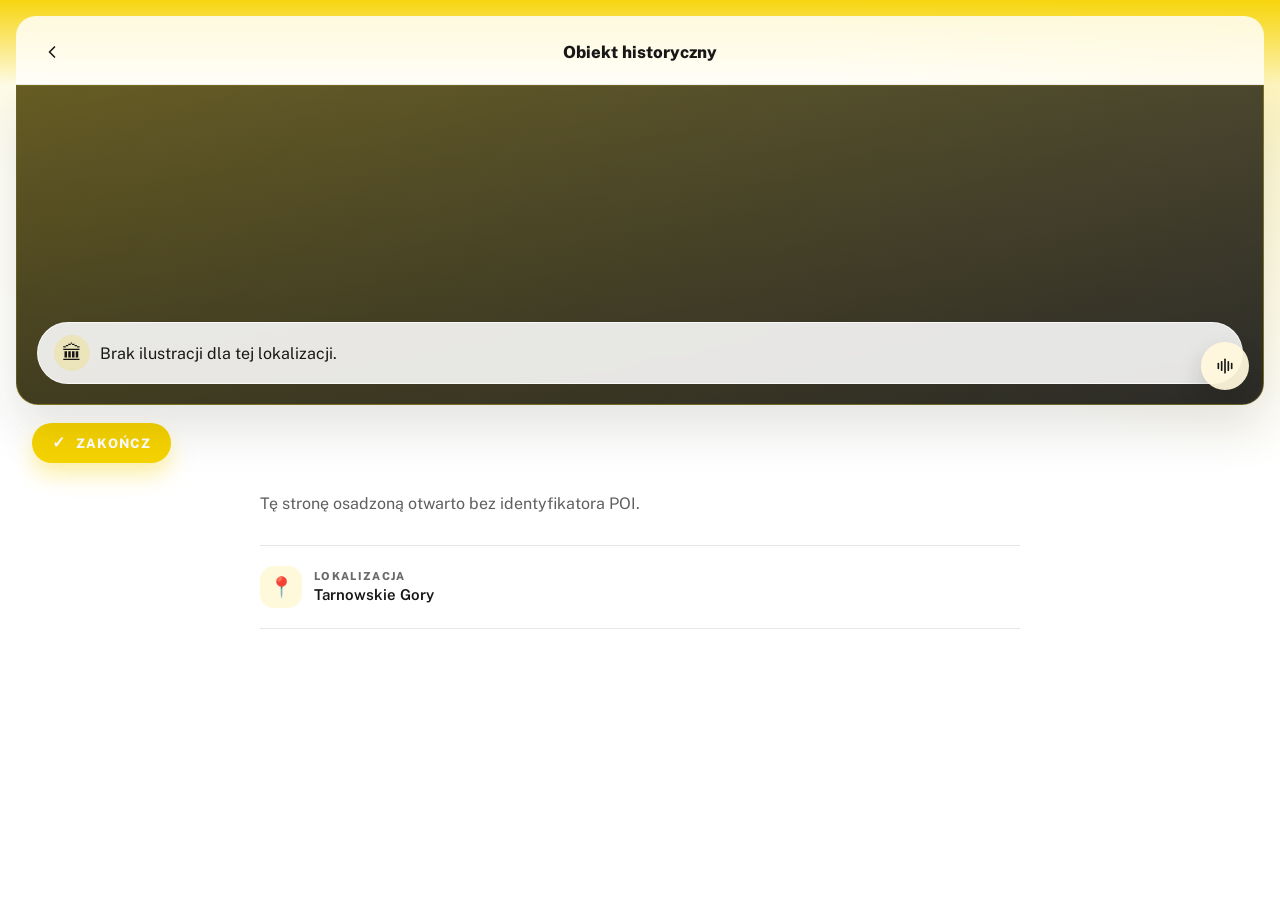
<file: embeds/historical-building.html>
<!doctype html>
<html lang="pl">
  <head>
    <meta charset="UTF-8" />
    <meta name="viewport" content="width=device-width, initial-scale=1.0" />
    <title>Obiekt historyczny</title>
    <link rel="icon" type="image/x-icon" href="../favicon.ico" />
    <link rel="icon" type="image/png" sizes="32x32" href="../favicon-32x32.png" />
    <link rel="icon" type="image/png" sizes="16x16" href="../favicon-16x16.png" />
    <link rel="apple-touch-icon" href="../apple-touch-icon.png" />
    <link rel="manifest" href="../site.webmanifest" />
    <link rel="preconnect" href="https://fonts.googleapis.com" />
    <link rel="preconnect" href="https://fonts.gstatic.com" crossorigin />
    <link
      href="https://fonts.googleapis.com/css2?family=Public+Sans:wght@300;400;500;600;700;800&display=swap"
      rel="stylesheet"
    />
    <style>
      :root {
        color-scheme: light;
        --poi-accent: #f6d300;
        --poi-accent-strong: #f6d300;
        --poi-ink: #171717;
        --poi-subtle: #5f5f5f;
        --poi-surface: #ffffff;
        --poi-surface-muted: #faf8ef;
        --poi-border: rgba(23, 23, 23, 0.1);
        --poi-shadow: 0 24px 48px rgba(35, 31, 15, 0.12);
      }

      * {
        box-sizing: border-box;
      }

      html,
      body {
        margin: 0;
        min-height: 100%;
      }

      body {
        font-family: "Public Sans", sans-serif;
        color: var(--poi-ink);
        background:
          radial-gradient(circle at top right, rgba(246, 211, 0, 0.22), transparent 30%),
          linear-gradient(180deg, rgba(246, 211, 0, 0.16) 0%, #fffef7 18%, #ffffff 45%);
      }

      .page {
        min-height: 100vh;
        padding: 0 16px 24px;
      }

      .page-header {
        position: relative;
        z-index: 2;
        margin: 0 -16px;
        padding: 16px 16px 0;
        background: linear-gradient(180deg, rgba(246, 211, 0, 0.92), rgba(246, 211, 0, 0));
      }

      .page-header-bar {
        display: grid;
        grid-template-columns: 44px minmax(0, 1fr) 44px;
        align-items: center;
        gap: 10px;
        padding: 14px 14px 10px;
        border-bottom: 1px solid rgba(23, 23, 23, 0.08);
        border-top-left-radius: 20px;
        border-top-right-radius: 20px;
        background: rgba(255, 255, 255, 0.82);
        backdrop-filter: blur(14px);
      }

      .page-header-title {
        margin: 0;
        font-size: 1.05rem;
        font-weight: 800;
        text-align: center;
        white-space: nowrap;
        overflow: hidden;
        text-overflow: ellipsis;
      }

      .icon-btn {
        display: inline-flex;
        align-items: center;
        justify-content: center;
        width: 44px;
        height: 44px;
        border: 0;
        border-radius: 999px;
        background: transparent;
        color: var(--poi-ink);
        cursor: pointer;
      }

      .icon-btn:hover {
        background: rgba(0, 0, 0, 0.05);
      }

      .icon-btn svg,
      .hero-audio-btn svg {
        width: 20px;
        height: 20px;
      }

      .hero {
        position: relative;
        margin: 0 -16px;
        padding: 0 16px 0;
      }

      .hero-image {
        position: relative;
        min-height: 320px;
        border: 1px solid rgba(246, 211, 0, 0.24);
        border-bottom-left-radius: 22px;
        border-bottom-right-radius: 22px;
        overflow: hidden;
        background:
          linear-gradient(135deg, rgba(246, 211, 0, 0.22), rgba(255, 255, 255, 0.1)),
          linear-gradient(160deg, #323232, #181818);
        box-shadow: var(--poi-shadow);
      }

      .hero-image.has-image {
        background-position: center;
        background-repeat: no-repeat;
        background-size: cover;
      }

      .hero-image::after {
        content: "";
        position: absolute;
        inset: 0;
        background:
          linear-gradient(180deg, rgba(246, 211, 0, 0.08), rgba(246, 211, 0, 0.02)),
          linear-gradient(180deg, rgba(23, 23, 23, 0.06), rgba(23, 23, 23, 0.32));
      }

      .hero-audio-btn {
        position: absolute;
        right: 14px;
        bottom: 14px;
        z-index: 2;
        display: inline-flex;
        align-items: center;
        justify-content: center;
        width: 48px;
        height: 48px;
        border: 0;
        border-radius: 50%;
        background: rgba(255, 248, 220, 0.94);
        color: var(--poi-ink);
        cursor: pointer;
        box-shadow: 0 12px 24px rgba(23, 23, 23, 0.18);
        transition:
          transform 140ms ease,
          background-color 140ms ease;
      }

      .hero-audio-btn:hover {
        transform: translateY(-1px);
      }

      .hero-audio-btn.is-playing {
        background: var(--poi-accent);
      }

      .hero-image-fallback {
        position: absolute;
        inset: auto 20px 20px 20px;
        z-index: 1;
        display: inline-flex;
        align-items: center;
        gap: 10px;
        max-width: calc(100% - 40px);
        padding: 12px 16px;
        border-radius: 999px;
        background: rgba(255, 255, 255, 0.88);
        border: 1px solid rgba(255, 255, 255, 0.7);
        color: var(--poi-ink);
        backdrop-filter: blur(12px);
      }

      .hero-image-fallback[hidden] {
        display: none;
      }

      .hero-image-fallback-icon {
        display: inline-flex;
        align-items: center;
        justify-content: center;
        width: 36px;
        height: 36px;
        border-radius: 50%;
        background: rgba(246, 211, 0, 0.18);
        font-size: 20px;
      }

      .content {
        max-width: 760px;
        margin: 0 auto;
        padding-top: 28px;
      }

      .lede {
        margin: 0;
        color: var(--poi-subtle);
        font-size: 1rem;
        line-height: 1.65;
      }

      .audio-notice {
        margin: 12px 0 0;
        color: #7b5f00;
        font-size: 0.94rem;
        font-weight: 600;
      }

      .audio-notice[hidden] {
        display: none;
      }

      .details-grid {
        display: grid;
        grid-template-columns: repeat(2, minmax(0, 1fr));
        gap: 16px;
        margin: 28px 0;
        padding: 20px 0;
        border-top: 1px solid var(--poi-border);
        border-bottom: 1px solid var(--poi-border);
      }

      .detail-card {
        display: flex;
        align-items: center;
        gap: 12px;
        min-width: 0;
      }

      .detail-card[hidden] {
        display: none;
      }

      .detail-card.link-card {
        color: inherit;
        text-decoration: none;
        border-radius: 16px;
        transition:
          background-color 120ms ease,
          box-shadow 120ms ease;
      }

      .detail-card.link-card:hover {
        background: rgba(246, 211, 0, 0.08);
        box-shadow: inset 0 0 0 1px rgba(23, 23, 23, 0.08);
      }

      .detail-icon {
        display: inline-flex;
        align-items: center;
        justify-content: center;
        width: 42px;
        height: 42px;
        border-radius: 14px;
        background: rgba(246, 211, 0, 0.14);
        font-size: 20px;
      }

      .detail-meta {
        min-width: 0;
      }

      .detail-label {
        margin: 0 0 3px;
        color: #6a6a6a;
        font-size: 11px;
        font-weight: 800;
        letter-spacing: 0.12em;
        text-transform: uppercase;
      }

      .detail-value {
        margin: 0;
        font-size: 15px;
        font-weight: 600;
        line-height: 1.35;
      }

      .section-title {
        margin: 0 0 14px;
        font-size: 1.25rem;
        line-height: 1.2;
      }

      .markdown {
        display: grid;
        gap: 16px;
        color: #333;
        line-height: 1.75;
      }

      .markdown > :first-child {
        margin-top: 0;
      }

      .markdown > :last-child {
        margin-bottom: 0;
      }

      .markdown h2,
      .markdown h3,
      .markdown h4 {
        color: var(--poi-ink);
        line-height: 1.2;
        letter-spacing: -0.02em;
      }

      .markdown h2 {
        margin: 12px 0 0;
        font-size: 1.65rem;
      }

      .markdown h3 {
        margin: 10px 0 0;
        font-size: 1.3rem;
      }

      .markdown h4 {
        margin: 8px 0 0;
        font-size: 1.05rem;
      }

      .markdown p,
      .markdown ul,
      .markdown ol,
      .markdown blockquote {
        margin: 0;
      }

      .markdown ul,
      .markdown ol {
        padding-left: 1.4rem;
      }

      .markdown li + li {
        margin-top: 0.35rem;
      }

      .markdown a {
        color: #7b5f00;
        font-weight: 600;
        text-decoration-thickness: 2px;
      }

      .markdown strong {
        color: var(--poi-ink);
      }

      .markdown blockquote {
        padding: 14px 16px;
        border-left: 4px solid var(--poi-accent);
        border-radius: 0 14px 14px 0;
        background: var(--poi-surface-muted);
        color: #434343;
      }

      .status {
        margin: 32px 0 0;
        padding: 18px 20px;
        border: 1px solid var(--poi-border);
        border-radius: 18px;
        background: rgba(255, 255, 255, 0.75);
        color: #4a4a4a;
        box-shadow: 0 12px 28px rgba(23, 23, 23, 0.06);
      }

      .status strong {
        color: var(--poi-ink);
      }

      .source-card {
        display: grid;
        gap: 10px;
        margin-top: 24px;
        padding: 18px 20px;
        border: 1px solid var(--poi-border);
        border-radius: 18px;
        background:
          linear-gradient(180deg, rgba(246, 211, 0, 0.08), rgba(255, 255, 255, 0.96)),
          rgba(255, 255, 255, 0.92);
        box-shadow: 0 12px 28px rgba(23, 23, 23, 0.06);
        color: inherit;
        text-align: left;
        text-decoration: none;
        cursor: pointer;
      }

      .source-card[hidden] {
        display: none;
      }

      .source-card:hover {
        border-color: rgba(23, 23, 23, 0.18);
        box-shadow: 0 16px 32px rgba(23, 23, 23, 0.1);
      }

      .source-header {
        display: flex;
        align-items: center;
        gap: 10px;
      }

      .source-icon {
        display: inline-flex;
        align-items: center;
        justify-content: center;
        width: 38px;
        height: 38px;
        border-radius: 12px;
        background: rgba(246, 211, 0, 0.18);
        font-size: 18px;
      }

      .source-label {
        margin: 0;
        color: #6a6a6a;
        font-size: 11px;
        font-weight: 800;
        letter-spacing: 0.12em;
        text-transform: uppercase;
      }

      .source-title {
        margin: 2px 0 0;
        font-size: 1rem;
        font-weight: 700;
      }

      .complete-row {
        display: flex;
        margin-top: 18px;
        padding: 0 16px;
      }

      .complete-btn {
        display: inline-flex;
        align-items: center;
        justify-content: center;
        gap: 10px;
        padding: 12px 20px;
        border: 0;
        border-radius: 999px;
        background: var(--poi-accent);
        color: #fff;
        font: inherit;
        font-size: 0.82rem;
        font-weight: 800;
        letter-spacing: 0.08em;
        text-transform: uppercase;
        cursor: pointer;
        box-shadow: 0 12px 22px rgba(246, 211, 0, 0.34);
      }

      .complete-btn:hover {
        background: var(--poi-accent-strong);
      }

      .complete-btn.is-complete {
        background: #171717;
        box-shadow: 0 12px 22px rgba(23, 23, 23, 0.22);
      }

      .complete-btn-icon {
        font-size: 1rem;
        line-height: 1;
      }

      @media (max-width: 640px) {
        .hero-image {
          min-height: 250px;
        }

        .details-grid {
          grid-template-columns: 1fr;
        }
      }
    </style>
  </head>
  <body>
    <main class="page">
      <header class="page-header">
        <div class="page-header-bar">
          <button class="icon-btn" id="backButton" type="button" aria-label="Powrót do mapy">
            <svg viewBox="0 0 24 24" fill="none" aria-hidden="true">
              <path d="M15 6 9 12l6 6" stroke="currentColor" stroke-width="2" stroke-linecap="round" stroke-linejoin="round" />
            </svg>
          </button>
          <p class="page-header-title" id="headerTitle">Obiekt historyczny</p>
          <div aria-hidden="true"></div>
        </div>
      </header>

      <div class="hero">
        <div class="hero-image" id="heroImage" role="img" aria-label="Zdjęcie obiektu historycznego">
          <button class="hero-audio-btn" id="audioButton" type="button" aria-label="Odtwórz opis audio">
            <svg viewBox="0 0 24 24" fill="none" aria-hidden="true">
              <path d="M4 9v6" stroke="currentColor" stroke-width="2" stroke-linecap="round" />
              <path d="M8 7v10" stroke="currentColor" stroke-width="2" stroke-linecap="round" />
              <path d="M12 4v16" stroke="currentColor" stroke-width="2" stroke-linecap="round" />
              <path d="M16 7v10" stroke="currentColor" stroke-width="2" stroke-linecap="round" />
              <path d="M20 9v6" stroke="currentColor" stroke-width="2" stroke-linecap="round" />
            </svg>
          </button>
          <div class="hero-image-fallback" id="heroFallback">
            <span class="hero-image-fallback-icon" aria-hidden="true">&#x1F3DB;</span>
            <span id="heroFallbackText">Brak ilustracji dla tej lokalizacji.</span>
          </div>
        </div>
        <div class="complete-row">
          <button class="complete-btn" id="completeButton" type="button" aria-pressed="false">
            <span class="complete-btn-icon" id="completeButtonIcon">&#x2713;</span>
            <span id="completeButtonLabel">Zakończ</span>
          </button>
        </div>
      </div>

      <section class="content">
        <p class="lede" id="pageLead">Ładowanie informacji o lokalizacji...</p>
        <p class="audio-notice" id="audioNotice" hidden>Przegladarka zablokowala automatyczne audio. Uzyj przycisku glosnika.</p>
        <div class="details-grid" id="detailsGrid">
          <article class="detail-card" id="hoursCard">
            <div class="detail-icon" aria-hidden="true">&#x1F558;</div>
            <div class="detail-meta">
              <p class="detail-label">Godziny</p>
              <p class="detail-value" id="hoursValue"></p>
            </div>
          </article>

          <a class="detail-card link-card" id="locationCard" href="#" target="_blank" rel="noreferrer noopener">
            <div class="detail-icon" aria-hidden="true">&#x1F4CD;</div>
            <div class="detail-meta">
              <p class="detail-label">Lokalizacja</p>
              <p class="detail-value" id="locationValue"></p>
            </div>
          </a>
        </div>

        <a class="source-card" id="sourceCard" href="#" target="_blank" rel="noreferrer noopener" hidden>
          <div class="source-header">
            <span class="source-icon" aria-hidden="true">&#x1F517;</span>
            <div>
              <p class="source-label">Źródło</p>
              <p class="source-title">Zobacz oryginalne źródło</p>
            </div>
          </div>
        </a>

        <div class="status" id="statusBox">Ładowanie treści...</div>
      </section>
    </main>

    <script type="module">
      const DEFAULT_LOCATION = "Tarnowskie Gory";
      const DEFAULT_TITLE = "Obiekt historyczny";
      const params = new URLSearchParams(window.location.search);
      const poiId = params.get("poiId");

      const elements = {
        heroImage: document.getElementById("heroImage"),
        heroFallback: document.getElementById("heroFallback"),
        heroFallbackText: document.getElementById("heroFallbackText"),
        headerTitle: document.getElementById("headerTitle"),
        pageLead: document.getElementById("pageLead"),
        audioNotice: document.getElementById("audioNotice"),
        audioButton: document.getElementById("audioButton"),
        backButton: document.getElementById("backButton"),
        completeButton: document.getElementById("completeButton"),
        completeButtonLabel: document.getElementById("completeButtonLabel"),
        hoursCard: document.getElementById("hoursCard"),
        hoursValue: document.getElementById("hoursValue"),
        locationCard: document.getElementById("locationCard"),
        locationValue: document.getElementById("locationValue"),
        detailsGrid: document.getElementById("detailsGrid"),
        sourceCard: document.getElementById("sourceCard"),
        statusBox: document.getElementById("statusBox")
      };
      let currentModel = null;
      let currentAudio = null;
      let currentAudioUrl = "";
      let parentAudioState = { audioUrl: "", isPlaying: false, wasBlocked: false };
      const audioAvailabilityCache = new Map();
      let audioAvailabilityRequestId = 0;

      function escapeHtml(text) {
        return text
          .replaceAll("&", "&amp;")
          .replaceAll("<", "&lt;")
          .replaceAll(">", "&gt;")
          .replaceAll('"', "&quot;")
          .replaceAll("'", "&#39;");
      }

      function slugToTitle(value) {
        return value
          .split("-")
          .filter(Boolean)
          .map((part) => part.charAt(0).toUpperCase() + part.slice(1))
          .join(" ");
      }

      function renderInlineMarkdown(text) {
        let output = escapeHtml(text);
        output = output.replace(/\[([^\]]+)\]\((https?:\/\/[^)\s]+)\)/g, '<a href="$2" target="_blank" rel="noreferrer">$1</a>');
        output = output.replace(/\*\*([^*]+)\*\*/g, "<strong>$1</strong>");
        output = output.replace(/__([^_]+)__/g, "<strong>$1</strong>");
        output = output.replace(/\*([^*]+)\*/g, "<em>$1</em>");
        output = output.replace(/_([^_]+)_/g, "<em>$1</em>");
        output = output.replace(/`([^`]+)`/g, "<code>$1</code>");
        return output;
      }

      function parseMarkdown(markdown) {
        const lines = markdown.replace(/\r\n?/g, "\n").split("\n");
        const blocks = [];
        let paragraph = [];
        let list = null;
        let blockquote = [];

        function flushParagraph() {
          if (!paragraph.length) return;
          blocks.push(`<p>${renderInlineMarkdown(paragraph.join("<br />"))}</p>`);
          paragraph = [];
        }

        function flushList() {
          if (!list) return;
          const tag = list.ordered ? "ol" : "ul";
          blocks.push(`<${tag}>${list.items.map((item) => `<li>${renderInlineMarkdown(item)}</li>`).join("")}</${tag}>`);
          list = null;
        }

        function flushBlockquote() {
          if (!blockquote.length) return;
          blocks.push(`<blockquote>${renderInlineMarkdown(blockquote.join("<br />"))}</blockquote>`);
          blockquote = [];
        }

        for (const line of lines) {
          const trimmed = line.trim();

          if (!trimmed) {
            flushParagraph();
            flushList();
            flushBlockquote();
            continue;
          }

          const headingMatch = trimmed.match(/^(#{1,4})\s+(.*)$/);
          if (headingMatch) {
            flushParagraph();
            flushList();
            flushBlockquote();
            const level = headingMatch[1].length;
            blocks.push(`<h${level + 1}>${renderInlineMarkdown(headingMatch[2])}</h${level + 1}>`);
            continue;
          }

          const quoteMatch = trimmed.match(/^>\s?(.*)$/);
          if (quoteMatch) {
            flushParagraph();
            flushList();
            blockquote.push(quoteMatch[1]);
            continue;
          }

          const orderedMatch = trimmed.match(/^\d+\.\s+(.*)$/);
          if (orderedMatch) {
            flushParagraph();
            flushBlockquote();
            if (!list || !list.ordered) list = { ordered: true, items: [] };
            list.items.push(orderedMatch[1]);
            continue;
          }

          const unorderedMatch = trimmed.match(/^[-*]\s+(.*)$/);
          if (unorderedMatch) {
            flushParagraph();
            flushBlockquote();
            if (!list || list.ordered) list = { ordered: false, items: [] };
            list.items.push(unorderedMatch[1]);
            continue;
          }

          flushList();
          flushBlockquote();
          paragraph.push(trimmed);
        }

        flushParagraph();
        flushList();
        flushBlockquote();
        return blocks.join("");
      }

      function parseFrontMatter(rawText) {
        const normalized = rawText.replace(/\r\n?/g, "\n");
        if (!normalized.startsWith("---\n")) {
          return { attributes: {}, body: normalized.trim() };
        }

        const closingIndex = normalized.indexOf("\n---\n", 4);
        const header = closingIndex === -1
          ? normalized.slice(4).trim()
          : normalized.slice(4, closingIndex);
        const body = closingIndex === -1
          ? ""
          : normalized.slice(closingIndex + 5).trim();
        const attributes = {};

        for (const line of header.split("\n")) {
          const separatorIndex = line.indexOf(":");
          if (separatorIndex === -1) continue;
          const key = line.slice(0, separatorIndex).trim();
          const value = line.slice(separatorIndex + 1).trim();
          if (!key) continue;
          attributes[key] = value.replace(/^"(.*)"$/, "$1").replace(/^'(.*)'$/, "$1");
        }

        return { attributes, body };
      }

      async function fetchJsonRecord(id) {
        const response = await fetch("../data/historical-buildings.json", { cache: "no-store" });
        if (!response.ok) throw new Error(`HTTP ${response.status}`);
        const payload = await response.json();
        const items = Array.isArray(payload?.data) ? payload.data : [];
        return items.find((item) => item?.id === id) ?? null;
      }

      async function fetchMarkdownRecord(id) {
        const response = await fetch(`../content/historical-buildings/${encodeURIComponent(id)}.md`, {
          cache: "no-store"
        });

        if (response.status === 404) return null;
        if (!response.ok) throw new Error(`HTTP ${response.status}`);

        const rawText = await response.text();
        const { attributes, body } = parseFrontMatter(rawText);
        return {
          title: attributes.title || null,
          lead: attributes.lead || null,
          hours: attributes.hours || null,
          location: attributes.location || null,
          source: attributes.source || null,
          image: attributes.image || null,
          imageAlt: attributes.imageAlt || attributes.image_alt || null,
          audio: attributes.audio || null,
          body
        };
      }

      function extractLeadFromText(text) {
        const clean = (text || "").trim();
        if (!clean) return "";
        const [firstBlock] = clean.split(/\n\s*\n/);
        return firstBlock.replace(/\n+/g, " ").trim();
      }

      function buildDirectionsUrl(title, location) {
        const destination = [title, location].filter(Boolean).join(", ").trim();
        if (!destination) return "#";
        return `https://www.google.com/maps/dir/?api=1&destination=${encodeURIComponent(destination)}`;
      }

      function syncAudioButton(isPlaying) {
        elements.audioButton.classList.toggle("is-playing", isPlaying);
        elements.audioButton.setAttribute("aria-label", isPlaying ? "Zatrzymaj opis audio" : "Odtwórz opis audio");
      }

      function setAudioNoticeVisible(visible) {
        elements.audioNotice.hidden = !visible;
      }

      function isEmbeddedOverlay() {
        return window.parent !== window;
      }

      function resolveAudioUrl(audioPath) {
        if (typeof audioPath !== "string" || !audioPath.trim()) return "";
        try {
          return new URL(audioPath.trim(), window.location.href).toString();
        } catch {
          return audioPath.trim();
        }
      }

      function setAudioAvailability(hasAudio) {
        elements.audioButton.hidden = !hasAudio;
        elements.audioButton.disabled = !hasAudio;
        if (!hasAudio) {
          syncAudioButton(false);
          setAudioNoticeVisible(false);
        }
      }

      async function checkAudioAvailability(audioPath) {
        const audioUrl = resolveAudioUrl(audioPath);
        if (!audioUrl) return false;

        if (audioAvailabilityCache.has(audioUrl)) {
          return audioAvailabilityCache.get(audioUrl);
        }

        try {
          const response = await fetch(audioUrl, {
            method: "HEAD",
            cache: "no-store"
          });
          const isAvailable = response.ok;
          audioAvailabilityCache.set(audioUrl, isAvailable);
          return isAvailable;
        } catch {
          audioAvailabilityCache.set(audioUrl, false);
          return false;
        }
      }

      async function syncAudioAvailability(model) {
        const requestId = ++audioAvailabilityRequestId;
        const hasAudio = await checkAudioAvailability(model?.audio);
        if (requestId !== audioAvailabilityRequestId) return hasAudio;
        setAudioAvailability(hasAudio);
        return hasAudio;
      }

      function stopAudioPlayback({ notifyParent = true } = {}) {
        if (isEmbeddedOverlay()) {
          currentAudioUrl = "";
          if (notifyParent) {
            parentAudioState = { audioUrl: "", isPlaying: false, wasBlocked: false };
            postToParent({ type: "poi-overlay-stop-audio" });
          }
          syncAudioButton(false);
          setAudioNoticeVisible(false);
          return;
        }

        if (currentAudio) {
          currentAudio.pause();
          currentAudio.currentTime = 0;
          currentAudio = null;
        }
        currentAudioUrl = "";
        syncAudioButton(false);
        setAudioNoticeVisible(false);
      }

      function buildAudioNarrationLegacy(model) {
        const parts = [];
        if (model?.title) parts.push(model.title);
        if (model?.lead) parts.push(model.lead);
        if (model?.hours) parts.push(`Godziny: ${model.hours}.`);
        if (model?.location) parts.push(`Lokalizacja: ${model.location}.`);
        if (model?.source) parts.push("Źródło dostępne na stronie internetowej.");
        return parts.join(" ");
      }

      function playAudioNarrationLegacy() {
        if (!speechSynthesisApi || !currentModel) return;
        if (speechSynthesisApi.speaking) {
          stopAudioPlayback();
          return;
        }

        const narration = buildAudioNarrationLegacy(currentModel).trim();
        if (!narration) return;

        const utterance = new SpeechSynthesisUtterance(narration);
        utterance.lang = "pl-PL";
        utterance.rate = 1;
        utterance.onend = () => {
          currentUtterance = null;
          syncAudioButton(false);
        };
        utterance.onerror = () => {
          currentUtterance = null;
          syncAudioButton(false);
        };

        currentUtterance = utterance;
        syncAudioButton(true);
        speechSynthesisApi.cancel();
        speechSynthesisApi.speak(utterance);
      }

      function createAudioPlayer(audioUrl) {
        const audio = new Audio(audioUrl);
        audio.preload = "metadata";
        audio.addEventListener("ended", () => {
          currentAudio = null;
          syncAudioButton(false);
        });
        audio.addEventListener("pause", () => {
          if (currentAudio === audio && !audio.ended) syncAudioButton(false);
        });
        audio.addEventListener("play", () => {
          if (currentAudio === audio) syncAudioButton(true);
        });
        return audio;
      }

      function playAudioNarration({ forceRestart = false } = {}) {
        if (!currentModel) return;
        if (elements.audioButton.disabled) return;
        const audioUrl = resolveAudioUrl(currentModel.audio);
        if (!audioUrl) {
          stopAudioPlayback();
          return;
        }

        currentAudioUrl = audioUrl;

        if (isEmbeddedOverlay()) {
          const isSameTrackPlaying = parentAudioState.audioUrl === audioUrl && parentAudioState.isPlaying;
          if (!forceRestart && isSameTrackPlaying) {
            stopAudioPlayback();
            return;
          }

          setAudioNoticeVisible(false);
          postToParent({
            type: "poi-overlay-play-audio",
            audioUrl,
            forceReplay: forceRestart
          });
          return;
        }

        if (currentAudio) {
          if (!forceRestart && !currentAudio.paused) {
            stopAudioPlayback();
            return;
          }

          if (forceRestart) currentAudio.currentTime = 0;
        } else {
          currentAudio = createAudioPlayer(audioUrl);
        }

        syncAudioButton(true);
        setAudioNoticeVisible(false);
        currentAudio.play().catch((error) => {
          syncAudioButton(false);
          setAudioNoticeVisible(true);
          console.debug("Audio playback blocked or failed.", error);
        });
      }

      async function applyViewModel(model) {
        stopAudioPlayback({ notifyParent: false });
        currentModel = model;
        elements.headerTitle.textContent = model.title || DEFAULT_TITLE;
        elements.pageLead.textContent = model.lead || "Poznaj historię tego miejsca.";

        setAudioNoticeVisible(false);
        setAudioAvailability(false);
        currentAudioUrl = resolveAudioUrl(model.audio);

        if (model.image) {
          elements.heroImage.classList.add("has-image");
          elements.heroImage.style.backgroundImage = `url("${model.image.replaceAll('"', '\\"')}")`;
          elements.heroImage.setAttribute("aria-label", model.imageAlt || model.title || DEFAULT_TITLE);
          elements.heroFallback.hidden = true;
        } else {
          elements.heroImage.classList.remove("has-image");
          elements.heroImage.style.backgroundImage = "";
          elements.heroImage.setAttribute("aria-label", model.imageAlt || model.title || DEFAULT_TITLE);
          elements.heroFallback.hidden = false;
          elements.heroFallbackText.textContent = model.imageAlt || "Brak ilustracji dla tej lokalizacji.";
        }

        const hours = (model.hours || "").trim();
        elements.hoursCard.hidden = !hours;
        elements.hoursValue.textContent = hours;

        const location = (model.location || DEFAULT_LOCATION).trim();
        elements.locationCard.hidden = !location;
        elements.locationValue.textContent = location;
        elements.locationCard.href = buildDirectionsUrl(model.title || DEFAULT_TITLE, location);

        const showDetailsGrid = !elements.hoursCard.hidden || !elements.locationCard.hidden;
        elements.detailsGrid.hidden = !showDetailsGrid;

        const source = (model.source || "").trim();
        if (source) {
          elements.sourceCard.hidden = false;
          elements.sourceCard.href = source;
        } else {
          elements.sourceCard.hidden = true;
          elements.sourceCard.href = "#";
        }

        elements.statusBox.hidden = true;

        const hasAudio = await syncAudioAvailability(model);
        if (hasAudio && currentModel === model && !isEmbeddedOverlay()) {
          playAudioNarration({ forceRestart: true });
          return;
        }

        if (currentModel === model) {
          syncAudioButton(parentAudioState.isPlaying && parentAudioState.audioUrl === currentAudioUrl);
          setAudioNoticeVisible(
            Boolean(currentAudioUrl) &&
            parentAudioState.audioUrl === currentAudioUrl &&
            parentAudioState.wasBlocked
          );
        }
      }

      function postToParent(message) {
        if (window.parent === window) return false;
        window.parent.postMessage(message, window.location.origin);
        return true;
      }

      function syncCompleteButton(isComplete) {
        elements.completeButton.classList.toggle("is-complete", isComplete);
        elements.completeButton.setAttribute("aria-pressed", isComplete ? "true" : "false");
        elements.completeButtonLabel.textContent = isComplete ? "Ukończono" : "Zakończ";
      }

      elements.backButton.addEventListener("click", () => {
        stopAudioPlayback();
        const sentToParent = postToParent({ type: "poi-overlay-close" });
        if (!sentToParent && window.history.length > 1) {
          window.history.back();
        }
      });

      elements.completeButton.addEventListener("click", () => {
        postToParent({ type: "poi-overlay-toggle-complete" });
      });

      elements.audioButton.addEventListener("click", () => {
        playAudioNarration();
      });

      window.addEventListener("beforeunload", () => {
        stopAudioPlayback();
      });

      window.addEventListener("message", (event) => {
        if (event.origin !== window.location.origin) return;
        const { data } = event;
        if (!data || typeof data.type !== "string") return;
        if (data.type === "poi-overlay-opened") {
          if (!isEmbeddedOverlay() && !elements.audioButton.disabled && resolveAudioUrl(currentModel?.audio)) {
            playAudioNarration({ forceRestart: true });
          }
          return;
        }
        if (data.type === "poi-overlay-audio-state") {
          parentAudioState = {
            audioUrl: typeof data.audioUrl === "string" ? data.audioUrl : "",
            isPlaying: Boolean(data.isPlaying),
            wasBlocked: Boolean(data.wasBlocked)
          };
          syncAudioButton(parentAudioState.isPlaying && parentAudioState.audioUrl === currentAudioUrl);
          setAudioNoticeVisible(
            Boolean(currentAudioUrl) &&
            parentAudioState.audioUrl === currentAudioUrl &&
            parentAudioState.wasBlocked
          );
          return;
        }
        if (data.type === "poi-overlay-stop-media") {
          stopAudioPlayback();
          return;
        }
        if (data.type !== "poi-overlay-state") return;
        syncCompleteButton(Boolean(data.isComplete));
      });

      window.addEventListener("pagehide", stopAudioPlayback);

      async function init() {
        postToParent({ type: "poi-overlay-request-state" });
        if (!poiId) {
          applyViewModel({
            title: DEFAULT_TITLE,
            lead: "Tę stronę osadzoną otwarto bez identyfikatora POI.",
            location: DEFAULT_LOCATION,
            body: "Szczegóły obiektu nie są dostępne dla tego znacznika."
          });
          return;
        }

        try {
          const [markdownRecord, jsonRecord] = await Promise.all([
            fetchMarkdownRecord(poiId),
            fetchJsonRecord(poiId).catch(() => null)
          ]);

          if (!markdownRecord && !jsonRecord) {
            applyViewModel({
              title: slugToTitle(poiId),
              lead: "Nie utworzono jeszcze treści dla tego znacznika.",
              location: DEFAULT_LOCATION,
              body: "Dodaj plik Markdown w `content/historical-buildings/`, aby przygotować tę stronę."
            });
            return;
          }

          const fallbackText = jsonRecord?.description || "";
          applyViewModel({
            title: markdownRecord?.title || jsonRecord?.label || slugToTitle(poiId),
            lead: markdownRecord?.lead || extractLeadFromText(markdownRecord?.body || fallbackText) || "Poznaj historię tego miejsca.",
            hours: markdownRecord?.hours || "",
            location: markdownRecord?.location || DEFAULT_LOCATION,
            source: markdownRecord?.source || "",
            image: markdownRecord?.image || "",
            imageAlt: markdownRecord?.imageAlt || "",
            audio: markdownRecord?.audio || "",
            body: markdownRecord?.body || fallbackText || "Brak opisu dla tej lokalizacji."
          });
        } catch (error) {
          console.error(error);
          applyViewModel({
            title: DEFAULT_TITLE,
            lead: "Nie udało się wczytać tego obiektu historycznego.",
            location: DEFAULT_LOCATION,
            body: "Sprawdź błąd pobierania w konsoli i potwierdź, że powiązane źródło Markdown lub JSON istnieje."
          });
        }
      }

      init();
    </script>
     <script
        data-goatcounter="https://tgwip.goatcounter.com/count"
        data-goatcounter-settings='{"allow_frame":true}'
        async src="//gc.zgo.at/count.js"></script>
  </body>
</html>
</file>
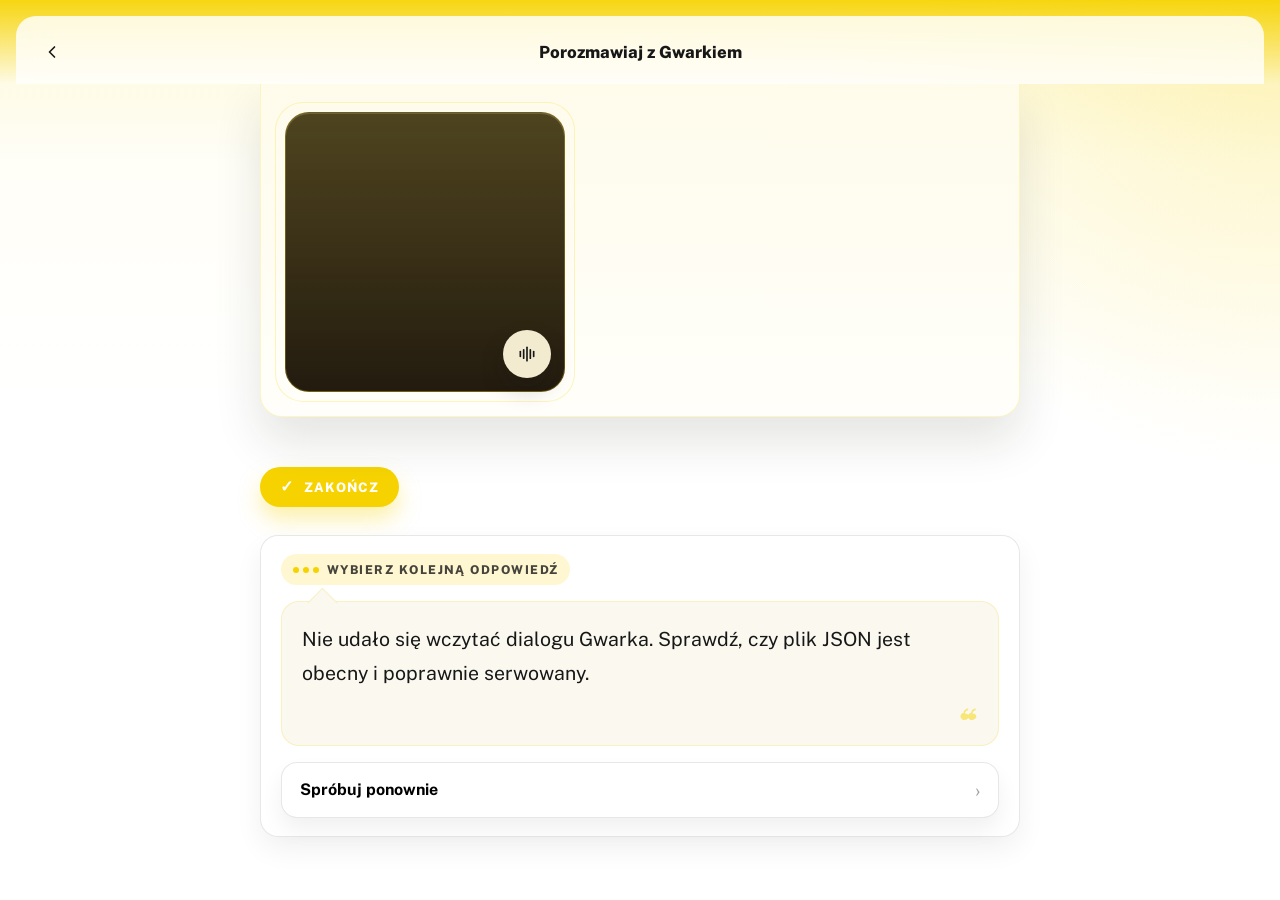
<file: embeds/pomnik-gwarka.html>
﻿<!doctype html>
<html lang="pl">
  <head>
    <meta charset="UTF-8" />
    <meta name="viewport" content="width=device-width, initial-scale=1.0" />
    <title>Porozmawiaj z Gwarkiem</title>
    <link rel="icon" type="image/x-icon" href="../favicon.ico" />
    <link rel="icon" type="image/png" sizes="32x32" href="../favicon-32x32.png" />
    <link rel="icon" type="image/png" sizes="16x16" href="../favicon-16x16.png" />
    <link rel="apple-touch-icon" href="../apple-touch-icon.png" />
    <link rel="manifest" href="../site.webmanifest" />
    <link rel="preconnect" href="https://fonts.googleapis.com" />
    <link rel="preconnect" href="https://fonts.gstatic.com" crossorigin />
    <link
      href="https://fonts.googleapis.com/css2?family=Public+Sans:wght@300;400;500;600;700;800&display=swap"
      rel="stylesheet"
    />
    <style>
      :root {
        color-scheme: light;
        --gwarek-accent: #f6d300;
        --gwarek-accent-strong: #f6d300;
        --gwarek-ink: #171717;
        --gwarek-subtle: #5f5f5f;
        --gwarek-surface: #ffffff;
        --gwarek-surface-muted: #faf8ef;
        --gwarek-border: rgba(23, 23, 23, 0.1);
        --gwarek-shadow: 0 24px 48px rgba(35, 31, 15, 0.12);
        --gwarek-shadow-soft: 0 12px 28px rgba(23, 23, 23, 0.06);
      }

      * {
        box-sizing: border-box;
      }

      html,
      body {
        margin: 0;
        min-height: 100%;
      }

      body {
        font-family: "Public Sans", sans-serif;
        color: var(--gwarek-ink);
        background:
          radial-gradient(circle at top right, rgba(246, 211, 0, 0.22), transparent 30%),
          linear-gradient(180deg, rgba(246, 211, 0, 0.16) 0%, #fffef7 18%, #ffffff 45%);
      }

      button {
        font: inherit;
      }

      .page {
        min-height: 100vh;
        padding: 0 16px 24px;
      }

      .page-header {
        position: relative;
        z-index: 2;
        margin: 0 -16px;
        padding: 16px 16px 0;
        background: linear-gradient(180deg, rgba(246, 211, 0, 0.92), rgba(246, 211, 0, 0));
      }

      .page-header-bar {
        display: grid;
        grid-template-columns: 44px minmax(0, 1fr) 44px;
        align-items: center;
        gap: 10px;
        padding: 14px 14px 10px;
        border-top-left-radius: 20px;
        border-top-right-radius: 20px;
        background: rgba(255, 255, 255, 0.82);
        backdrop-filter: blur(14px);
      }

      .page-header-title {
        margin: 0;
        font-size: 1.05rem;
        font-weight: 800;
        text-align: center;
        white-space: nowrap;
        overflow: hidden;
        text-overflow: ellipsis;
      }

      .icon-btn,
      .choice-btn,
      .secondary-btn,
      .hero-audio-btn,
      .complete-btn {
        border: 0;
        cursor: pointer;
      }

      .icon-btn {
        display: inline-flex;
        align-items: center;
        justify-content: center;
        width: 44px;
        height: 44px;
        border-radius: 999px;
        background: transparent;
        color: var(--gwarek-ink);
      }

      .icon-btn:hover,
      .secondary-btn:hover {
        background: rgba(0, 0, 0, 0.05);
      }

      .icon-btn svg,
      .hero-audio-btn svg {
        width: 20px;
        height: 20px;
      }

      .main {
        max-width: 760px;
        margin: 0 auto;
      }

      .hero {
        position: relative;
        margin: 0 -16px;
        padding: 0 16px;
      }

      .hero-image {
        position: relative;
        min-height: 320px;
        border-left: 1px solid rgba(246, 211, 0, 0.24);
        border-right: 1px solid rgba(246, 211, 0, 0.24);
        border-bottom: 1px solid rgba(246, 211, 0, 0.24);
        border-bottom-left-radius: 22px;
        border-bottom-right-radius: 22px;
        overflow: hidden;
        background: #ffffff;
        box-shadow: var(--gwarek-shadow);
      }

      .hero-image::after {
        content: "";
        position: absolute;
        inset: 0;
        background:
          linear-gradient(180deg, rgba(246, 211, 0, 0.08), rgba(246, 211, 0, 0.02)),
          linear-gradient(180deg, rgba(255, 255, 255, 0.08), rgba(255, 255, 255, 0.18));
        pointer-events: none;
      }

      .hero-grid {
        position: relative;
        z-index: 1;
        display: grid;
        gap: 20px;
        min-height: 320px;
        padding: 28px 24px 24px;
      }

      .portrait-shell {
        position: relative;
        width: min(100%, 280px);
        justify-self: center;
      }

      .portrait-shell::before {
        content: "";
        position: absolute;
        inset: -10px;
        border-radius: 28px;
        border: 1px solid rgba(246, 211, 0, 0.24);
        background: linear-gradient(180deg, rgba(255, 255, 255, 0.08), rgba(255, 255, 255, 0));
      }

      .portrait {
        aspect-ratio: 1 / 1;
        width: 100%;
        border-radius: 24px;
        overflow: hidden;
        border: 1px solid rgba(246, 211, 0, 0.28);
        background:
          linear-gradient(180deg, rgba(246, 211, 0, 0.14), rgba(246, 211, 0, 0)),
          #231b0f center / cover no-repeat;
        box-shadow: inset 0 1px 0 rgba(255, 255, 255, 0.16);
      }

      .portrait.is-speaking {
        animation: glow-pulse 1.9s infinite;
      }

      .hero-audio-btn {
        position: absolute;
        right: 14px;
        bottom: 14px;
        display: inline-flex;
        align-items: center;
        justify-content: center;
        width: 48px;
        height: 48px;
        border-radius: 50%;
        background: rgba(255, 248, 220, 0.94);
        color: var(--gwarek-ink);
        box-shadow: 0 12px 24px rgba(23, 23, 23, 0.18);
        transition: transform 140ms ease;
      }

      .hero-audio-btn:hover,
      .choice-btn:hover,
      .complete-btn:hover {
        transform: translateY(-1px);
      }

      .hero-copy {
        align-self: end;
        color: var(--gwarek-ink);
      }

      .hero-copy p {
        margin: 16px 0 0;
        max-width: 48ch;
        color: var(--gwarek-subtle);
        line-height: 1.6;
      }

      .content {
        max-width: 760px;
        margin: 0 auto;
        padding-top: 28px;
      }

      .eyebrow {
        display: inline-flex;
        align-items: center;
        gap: 8px;
        padding: 7px 12px;
        border-radius: 999px;
        background: rgba(246, 211, 0, 0.18);
        color: rgba(23, 23, 23, 0.8);
        font-size: 12px;
        font-weight: 800;
        letter-spacing: 0.12em;
        text-transform: uppercase;
      }

      .content h1 {
        margin: 16px 0 10px;
        font-size: clamp(2rem, 6vw, 2.75rem);
        line-height: 1.02;
        letter-spacing: -0.04em;
      }

      .lede {
        margin: 0;
        color: var(--gwarek-subtle);
        font-size: 1rem;
        line-height: 1.65;
      }

      .complete-row {
        display: flex;
        margin-top: 22px;
      }

      .complete-btn {
        display: inline-flex;
        align-items: center;
        justify-content: center;
        gap: 10px;
        padding: 12px 20px;
        border-radius: 999px;
        background: var(--gwarek-accent);
        color: #fff;
        font: inherit;
        font-size: 0.82rem;
        font-weight: 800;
        letter-spacing: 0.08em;
        text-transform: uppercase;
        box-shadow: 0 12px 22px rgba(246, 211, 0, 0.34);
      }

      .complete-btn.is-complete {
        background: #171717;
        box-shadow: 0 12px 22px rgba(23, 23, 23, 0.22);
      }

      .complete-btn-icon {
        font-size: 1rem;
        line-height: 1;
      }

      .shell {
        display: grid;
        gap: 18px;
        margin-top: 28px;
      }

      .panel {
        border: 1px solid var(--gwarek-border);
        border-radius: 18px;
        background: rgba(255, 255, 255, 0.75);
        box-shadow: var(--gwarek-shadow-soft);
      }

      .transcript {
        display: grid;
        gap: 16px;
        padding: 18px 20px;
      }

      .transcript-top {
        display: flex;
        align-items: center;
        justify-content: space-between;
        gap: 12px;
      }

      .transcript-top .eyebrow {
        padding: 8px 12px;
        font-size: 0.76rem;
      }

      .typing {
        display: inline-flex;
        gap: 4px;
      }

      .typing span {
        width: 6px;
        height: 6px;
        border-radius: 50%;
        background: var(--gwarek-accent);
        animation: typing-dot 1.2s infinite ease-in-out;
      }

      .typing span:nth-child(2) {
        animation-delay: 0.16s;
      }

      .typing span:nth-child(3) {
        animation-delay: 0.32s;
      }

      .secondary-btn {
        display: inline-flex;
        align-items: center;
        gap: 8px;
        min-height: 42px;
        padding: 10px 14px;
        border-radius: 999px;
        background: rgba(23, 23, 23, 0.04);
        color: var(--gwarek-ink);
      }

      .speech {
        position: relative;
        padding: 20px;
        border-radius: 18px;
        background: var(--gwarek-surface-muted);
        border: 1px solid rgba(246, 211, 0, 0.2);
      }

      .speech::before {
        content: "";
        position: absolute;
        top: -10px;
        left: 30px;
        width: 20px;
        height: 20px;
        rotate: 45deg;
        border-top: 1px solid rgba(246, 211, 0, 0.2);
        border-left: 1px solid rgba(246, 211, 0, 0.2);
        background: var(--gwarek-surface-muted);
      }

      .speech p {
        margin: 0;
        font-size: clamp(1.04rem, 3vw, 1.22rem);
        line-height: 1.72;
      }

      .speech-quote {
        margin-top: 16px;
        display: flex;
        justify-content: flex-end;
        color: rgba(246, 211, 0, 0.5);
      }

      .choices {
        display: grid;
        gap: 12px;
      }

      .choice-btn {
        display: grid;
        grid-template-columns: minmax(0, 1fr) auto;
        align-items: center;
        gap: 14px;
        width: 100%;
        padding: 16px 18px;
        border-radius: 16px;
        text-align: left;
        background: #ffffff;
        border: 1px solid rgba(23, 19, 10, 0.1);
        box-shadow: 0 12px 22px rgba(23, 19, 10, 0.06);
        transition: transform 140ms ease, border-color 140ms ease, box-shadow 140ms ease;
      }

      .choice-btn:focus {
        outline: none;
      }

      .choice-btn:focus-visible {
        border-color: rgba(246, 211, 0, 0.5);
        box-shadow: 0 0 0 3px rgba(246, 211, 0, 0.18), 0 16px 28px rgba(246, 211, 0, 0.14);
      }

      .choice-copy strong {
        display: block;
        font-size: 1rem;
        line-height: 1.35;
      }

      .choice-arrow {
        color: rgba(23, 19, 10, 0.42);
        font-size: 1.2rem;
      }

      @keyframes glow-pulse {
        0% {
          box-shadow:
            inset 0 1px 0 rgba(255, 255, 255, 0.16),
            0 0 0 0 rgba(246, 211, 0, 0.34);
        }
        70% {
          box-shadow:
            inset 0 1px 0 rgba(255, 255, 255, 0.16),
            0 0 0 18px rgba(246, 211, 0, 0);
        }
        100% {
          box-shadow:
            inset 0 1px 0 rgba(255, 255, 255, 0.16),
            0 0 0 0 rgba(246, 211, 0, 0);
        }
      }

      @keyframes typing-dot {
        0%,
        60%,
        100% {
          opacity: 0.25;
          transform: translateY(0);
        }
        30% {
          opacity: 1;
          transform: translateY(-4px);
        }
      }

      @media (min-width: 760px) {
        .hero-grid {
          grid-template-columns: 280px minmax(0, 1fr);
          align-items: center;
        }
      }

      @media (hover: hover) and (pointer: fine) {
        .choice-btn:hover {
          border-color: rgba(246, 211, 0, 0.5);
          box-shadow: 0 16px 28px rgba(246, 211, 0, 0.14);
        }
      }

      @media (max-width: 640px) {
        .page {
          padding: 0 12px 22px;
        }

        .page-header {
          margin: 0 -12px;
          padding: 12px 12px 0;
        }

        .page-header-bar {
          padding: 12px 12px 8px;
        }

        .hero {
          margin: 0 -12px;
          padding: 0 12px;
        }

        .hero-image,
        .hero-grid {
          min-height: 250px;
        }

        .hero-grid {
          padding: 20px 16px 18px;
        }

        .transcript-top {
          align-items: flex-start;
          flex-direction: column;
        }
      }
    </style>
  </head>
  <body>
    <div class="page">
      <header class="page-header">
        <div class="page-header-bar">
          <button class="icon-btn" id="backButton" type="button" aria-label="Powrót do mapy">
            <svg viewBox="0 0 24 24" fill="none" aria-hidden="true">
              <path d="M15 6 9 12l6 6" stroke="currentColor" stroke-width="2" stroke-linecap="round" stroke-linejoin="round" />
            </svg>
          </button>
          <p class="page-header-title">Porozmawiaj z Gwarkiem</p>
          <div aria-hidden="true"></div>
        </div>
      </header>

      <main class="main">
        <section class="hero">
          <div class="hero-image">
            <div class="hero-grid">
              <div class="portrait-shell">
                <div class="portrait" id="portrait" aria-label="Portret Gwarka"></div>
                <button class="hero-audio-btn" id="replayButton" type="button" aria-label="Odtwórz ponownie aktualną kwestię">
                  <svg viewBox="0 0 24 24" fill="none" aria-hidden="true">
                    <path d="M4 9v6" stroke="currentColor" stroke-width="2" stroke-linecap="round" />
                    <path d="M8 7v10" stroke="currentColor" stroke-width="2" stroke-linecap="round" />
                    <path d="M12 4v16" stroke="currentColor" stroke-width="2" stroke-linecap="round" />
                    <path d="M16 7v10" stroke="currentColor" stroke-width="2" stroke-linecap="round" />
                    <path d="M20 9v6" stroke="currentColor" stroke-width="2" stroke-linecap="round" />
                  </svg>
                </button>
              </div>

              <div class="hero-copy">
              </div>
            </div>
          </div>
        </section>

        <section class="content">
          <div class="complete-row">
            <button class="complete-btn" id="completeButton" type="button" aria-pressed="false">
              <span class="complete-btn-icon" id="completeButtonIcon">&#x2713;</span>
              <span id="completeButtonLabel">Zako&#324;cz</span>
            </button>
          </div>

          <div class="shell">
            <section class="panel transcript" aria-label="Dialog">
              <div class="transcript-top">
                <div class="eyebrow">
                  <span class="typing" aria-hidden="true">
                    <span></span>
                    <span></span>
                    <span></span>
                  </span>
                  <span id="eyebrowLabel">Gwarek mówi</span>
                </div>
              </div>

              <div class="speech">
                <p id="minerText">Ładowanie dialogu...</p>
                <div class="speech-quote" aria-hidden="true">
                  <svg viewBox="0 0 24 24" width="20" height="20" fill="currentColor">
                    <path d="M7.4 18C4.98 18 3 16.02 3 13.6c0-2.22 1.64-4.06 3.78-4.36.26-2.76 2.54-4.94 5.36-4.94v2c-2.04 0-3.7 1.66-3.7 3.7v.6h1.16c1.87 0 3.4 1.53 3.4 3.4S9.27 18 7.4 18Zm9 0c-2.42 0-4.4-1.98-4.4-4.4 0-2.22 1.64-4.06 3.78-4.36.26-2.76 2.54-4.94 5.36-4.94v2c-2.04 0-3.7 1.66-3.7 3.7v.6h1.16c1.87 0 3.4 1.53 3.4 3.4S18.27 18 16.4 18Z" />
                  </svg>
                </div>
              </div>

              <div class="choices" id="options" aria-live="polite"></div>
            </section>
          </div>
        </section>
      </main>
    </div>

    <script type="module">
      const params = new URLSearchParams(window.location.search);
      const poiId = params.get("poiId");
      const dialogueFile = (params.get("dialogue") || "").trim();
      const dialogueBaseName = dialogueFile.replace(/\.json$/i, "");
      const DIALOGUE_URL = dialogueFile
        ? new URL(`dialoguetrees/${dialogueFile}`, window.location.href).toString()
        : "";
      const DIALOGUE_AUDIO_DIR = dialogueBaseName
        ? new URL(`dialoguetrees/${dialogueBaseName}/`, window.location.href).toString()
        : "";
      const minerImageUrl = poiId ? new URL(`./assets/statues/${poiId}.jpg`, window.location.href).toString() : "";

      const elements = {
        backButton: document.getElementById("backButton"),
        completeButton: document.getElementById("completeButton"),
        completeButtonLabel: document.getElementById("completeButtonLabel"),
        replayButton: document.getElementById("replayButton"),
        portrait: document.getElementById("portrait"),
        eyebrowLabel: document.getElementById("eyebrowLabel"),
        minerText: document.getElementById("minerText"),
        options: document.getElementById("options")
      };

      let dialogue = null;
      let orderedNodeIds = [];
      let currentNodeId = "start";
      let currentAudio = null;
      let currentAudioSource = "";
      let overlayState = { isComplete: false };
      let parentAudioState = { audioUrl: "", isPlaying: false, wasBlocked: false };

      function postToParent(message) {
        if (window.parent === window) return false;
        window.parent.postMessage(message, window.location.origin);
        return true;
      }

      function isEmbeddedOverlay() {
        return window.parent !== window;
      }

      function safeGetNode(id) {
        if (!dialogue || typeof dialogue !== "object") return null;
        return dialogue[id] || null;
      }

      function normalizeText(text) {
        return String(text || "")
          .replace(/Tarnowskie G\S*ry/g, "Tarnowskie Gory")
          .replace(/Ordunek G\S*rny/g, "Ordunek Gorny");
      }

      function setPortraitImage() {
        if (!minerImageUrl) return;
        const portraitImage = new Image();
        portraitImage.addEventListener("load", () => {
          elements.portrait.style.backgroundImage =
            `linear-gradient(180deg, rgba(246, 211, 0, 0.08), rgba(246, 211, 0, 0)), url("${minerImageUrl.replaceAll('"', '\\"')}")`;
        });
        portraitImage.addEventListener("error", () => {
          elements.portrait.style.backgroundImage =
            "linear-gradient(180deg, rgba(246, 211, 0, 0.14), rgba(246, 211, 0, 0)), #231b0f";
        });
        portraitImage.src = minerImageUrl;
      }

      function setSpeaking(isSpeaking) {
        elements.portrait.classList.toggle("is-speaking", isSpeaking);
        elements.eyebrowLabel.textContent = isSpeaking ? "Gwarek mówi" : "Wybierz kolejną odpowiedź";
      }

      function syncSpeakingUi() {
        const isCurrentTrack = Boolean(currentAudioSource) && parentAudioState.audioUrl === currentAudioSource;
        if (isCurrentTrack && parentAudioState.wasBlocked) {
          elements.portrait.classList.remove("is-speaking");
          elements.eyebrowLabel.textContent = "Dotknij, aby odtworzyc audio";
          return;
        }

        setSpeaking(parentAudioState.isPlaying && isCurrentTrack);
      }

      function stopCurrentAudio() {
        if (isEmbeddedOverlay()) {
          currentAudioSource = "";
          parentAudioState = { audioUrl: "", isPlaying: false, wasBlocked: false };
          postToParent({ type: "poi-overlay-stop-audio" });
          setSpeaking(false);
          return;
        }

        if (!currentAudio) {
          setSpeaking(false);
          return;
        }

        currentAudio.pause();
        currentAudio.currentTime = 0;
        currentAudio = null;
        currentAudioSource = "";
        setSpeaking(false);
      }

      function resolveAudioFile(node) {
        if (!node || typeof node.audio_file !== "string" || !node.audio_file.trim()) return "";
        return node.audio_file.trim();
      }

      function resolveAudioSrc(node) {
        const audioFile = resolveAudioFile(node);
        if (!audioFile || !DIALOGUE_AUDIO_DIR) return "";
        return new URL(audioFile, DIALOGUE_AUDIO_DIR).toString();
      }

      function playNodeAudio(nodeId, node, { forceReplay = false } = {}) {
        const audioSrc = resolveAudioSrc(node);
        if (!audioSrc) {
          stopCurrentAudio();
          return;
        }

        if (isEmbeddedOverlay()) {
          currentAudioSource = audioSrc;
          postToParent({
            type: "poi-overlay-play-audio",
            audioUrl: audioSrc,
            forceReplay
          });
          return;
        }

        if (!currentAudio || currentAudioSource !== audioSrc) {
          stopCurrentAudio();
          currentAudio = new Audio(audioSrc);
          currentAudioSource = audioSrc;
          currentAudio.addEventListener(
            "ended",
            () => {
              currentAudio = null;
              currentAudioSource = "";
              setSpeaking(false);
            },
            { once: true }
          );
        }

        if (forceReplay || currentAudioSource === audioSrc) currentAudio.currentTime = 0;
        setSpeaking(true);
        currentAudio.play().catch((error) => {
          setSpeaking(false);
          console.debug("Audio playback blocked or failed.", error);
        });
      }

      function syncCompleteButton(isComplete) {
        const label = isComplete ? "Uko\u0144czono" : "Zako\u0144cz";
        elements.completeButton.classList.toggle("is-complete", isComplete);
        elements.completeButton.setAttribute("aria-pressed", isComplete ? "true" : "false");
        elements.completeButtonLabel.textContent = label;
      }

      function clearOptions() {
        while (elements.options.firstChild) elements.options.removeChild(elements.options.firstChild);
      }

      function setNode(nextId, { autoplay = true } = {}) {
        const node = safeGetNode(nextId);
        currentNodeId = node ? nextId : dialogue && dialogue.end ? "end" : "start";
        render({ autoplay });
      }

      function addOptionButton(option, index, total) {
        const btn = document.createElement("button");
        btn.type = "button";
        btn.className = "choice-btn";
        btn.innerHTML = `
          <span class="choice-copy">
            <strong>${option.text}</strong>
          </span>
          <span class="choice-arrow" aria-hidden="true">&rsaquo;</span>
        `;
        btn.addEventListener("click", () => {
          stopCurrentAudio();
          setNode(option.next, { autoplay: true });
        });
        elements.options.appendChild(btn);
      }

      function renderMissingState() {
        stopCurrentAudio();
        clearOptions();
        elements.minerText.textContent = "Nie znaleziono węzła dialogu. Rozpocznij rozmowę od nowa.";
        addOptionButton({ text: "Rozpocznij rozmowę od nowa", next: "start" }, 0, 1);
      }

      function render({ autoplay = true } = {}) {
        const node = safeGetNode(currentNodeId);
        if (!node) {
          renderMissingState();
          return;
        }

        elements.minerText.textContent = normalizeText(node.text);

        clearOptions();
        const rawOptions = Array.isArray(node.options) ? node.options : [];
        const validOptions = rawOptions.filter((option) => option && typeof option.text === "string" && typeof option.next === "string");

        if (validOptions.length === 0) {
          addOptionButton({ text: "Rozpocznij rozmowę od nowa", next: "start" }, 0, 1);
        } else {
          validOptions.forEach((option, index) => {
            addOptionButton({ text: normalizeText(option.text), next: option.next }, index, validOptions.length);
          });
        }

        currentAudioSource = resolveAudioSrc(node);
        if (autoplay) playNodeAudio(currentNodeId, node);
        else syncSpeakingUi();
      }

      async function init() {
        setPortraitImage();
        postToParent({ type: "poi-overlay-request-state" });

        try {
          if (!DIALOGUE_URL) {
            throw new Error("Missing dialogue JSON parameter.");
          }

          const response = await fetch(DIALOGUE_URL, { cache: "no-store" });
          if (!response.ok) throw new Error(`HTTP ${response.status}`);
          dialogue = await response.json();
          orderedNodeIds = Object.keys(dialogue || {});
          currentNodeId = dialogue.start ? "start" : orderedNodeIds[0] || "start";
          render({ autoplay: !isEmbeddedOverlay() });
        } catch (error) {
          console.error(error);
          stopCurrentAudio();
          elements.minerText.textContent = "Nie udało się wczytać dialogu Gwarka. Sprawdź, czy plik JSON jest obecny i poprawnie serwowany.";
          clearOptions();
          addOptionButton({ text: "Spróbuj ponownie", next: "start" }, 0, 1);
        }
      }

      elements.backButton.addEventListener("click", () => {
        stopCurrentAudio();
        const sentToParent = postToParent({ type: "poi-overlay-close" });
        if (!sentToParent && window.history.length > 1) {
          window.history.back();
        }
      });

      elements.completeButton.addEventListener("click", () => {
        postToParent({ type: "poi-overlay-toggle-complete" });
      });

      elements.replayButton.addEventListener("click", () => {
        const node = safeGetNode(currentNodeId);
        if (!node) return;
        playNodeAudio(currentNodeId, node, { forceReplay: true });
      });

      window.addEventListener("message", (event) => {
        if (event.origin !== window.location.origin) return;

        const { data } = event;
        if (!data || typeof data.type !== "string") return;

        if (data.type === "poi-overlay-opened") {
          if (!isEmbeddedOverlay()) {
            const node = safeGetNode(currentNodeId);
            if (node) playNodeAudio(currentNodeId, node, { forceReplay: true });
          }
          return;
        }

        if (data.type === "poi-overlay-audio-state") {
          parentAudioState = {
            audioUrl: typeof data.audioUrl === "string" ? data.audioUrl : "",
            isPlaying: Boolean(data.isPlaying),
            wasBlocked: Boolean(data.wasBlocked)
          };
          syncSpeakingUi();
          return;
        }

        if (data.type === "poi-overlay-stop-media") {
          stopCurrentAudio();
          return;
        }

        if (data.type === "poi-overlay-state") {
          overlayState = { ...overlayState, isComplete: Boolean(data.isComplete) };
          syncCompleteButton(overlayState.isComplete);
        }
      });

      window.addEventListener("pagehide", stopCurrentAudio);
      init();
    </script>
   <script
        data-goatcounter="https://tgwip.goatcounter.com/count"
        data-goatcounter-settings='{"allow_frame":true}'
        async src="//gc.zgo.at/count.js"></script>
  </body>
</html>
</file>
